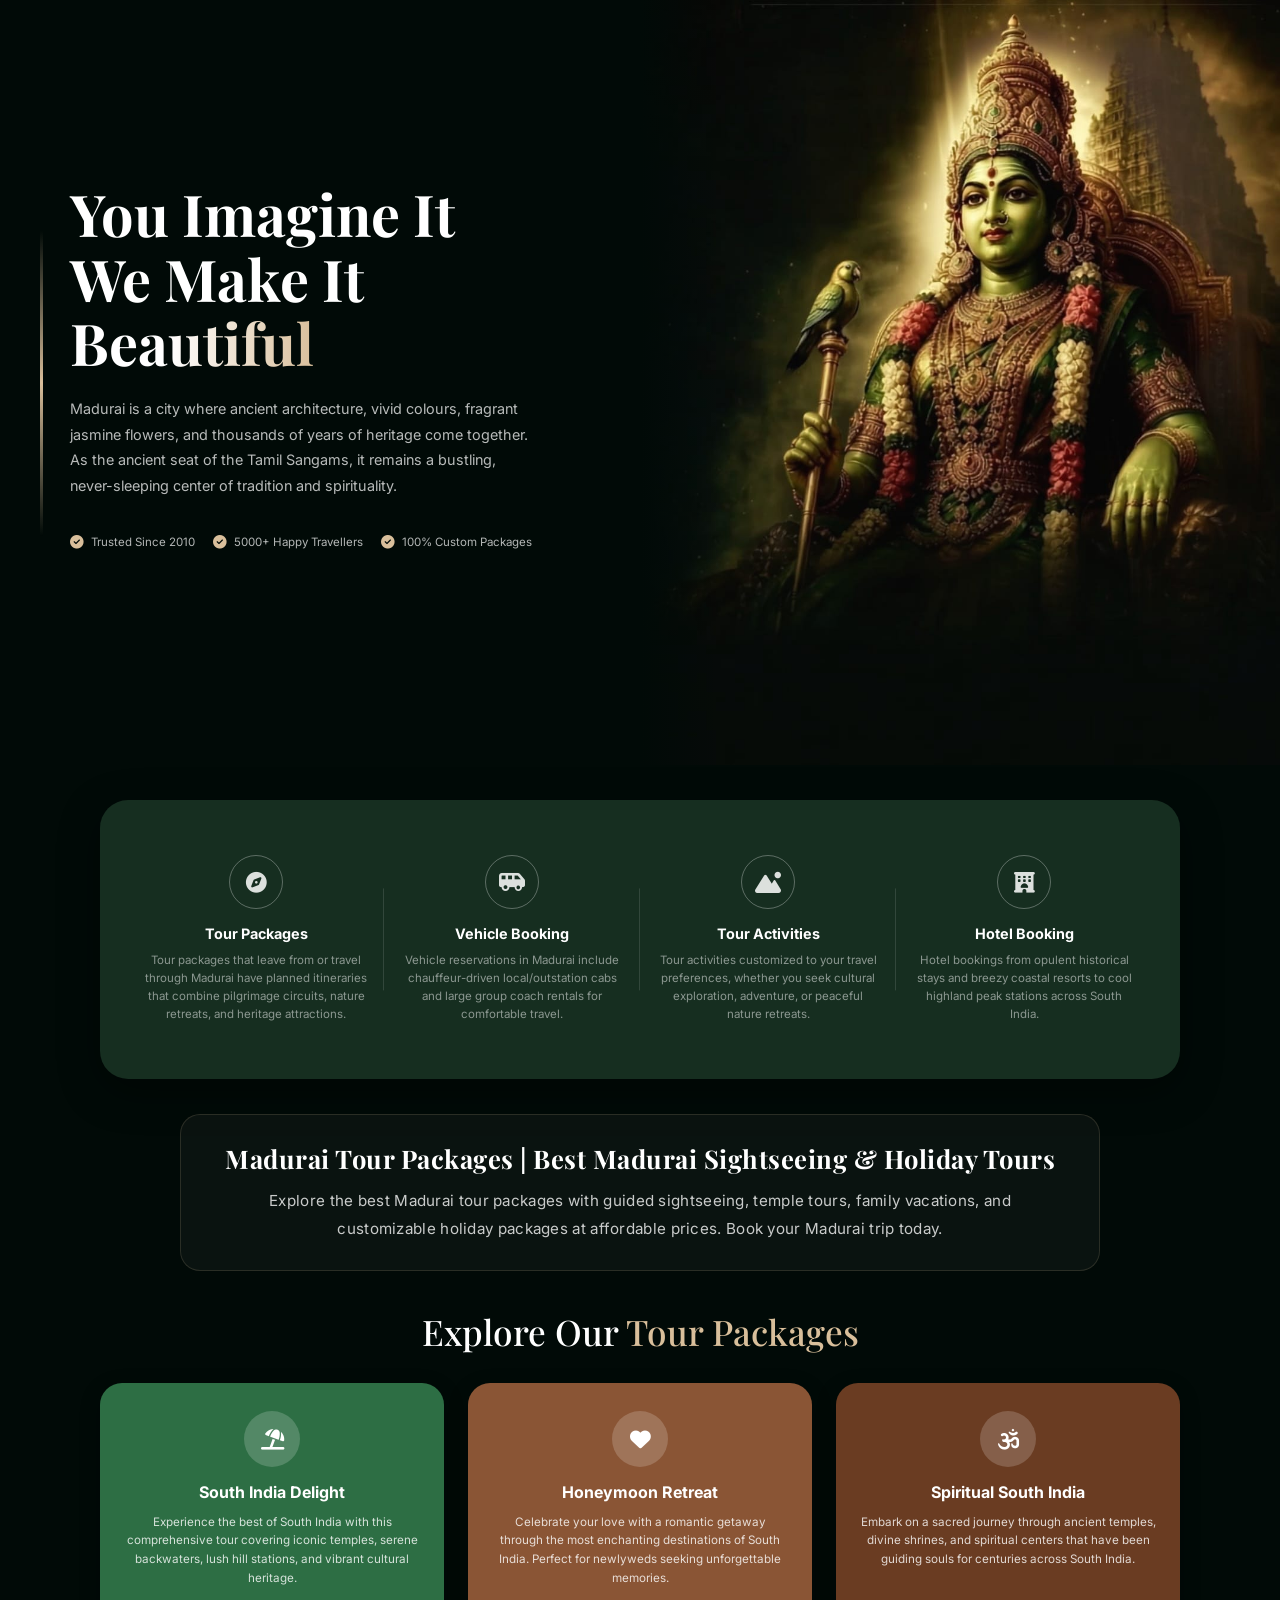
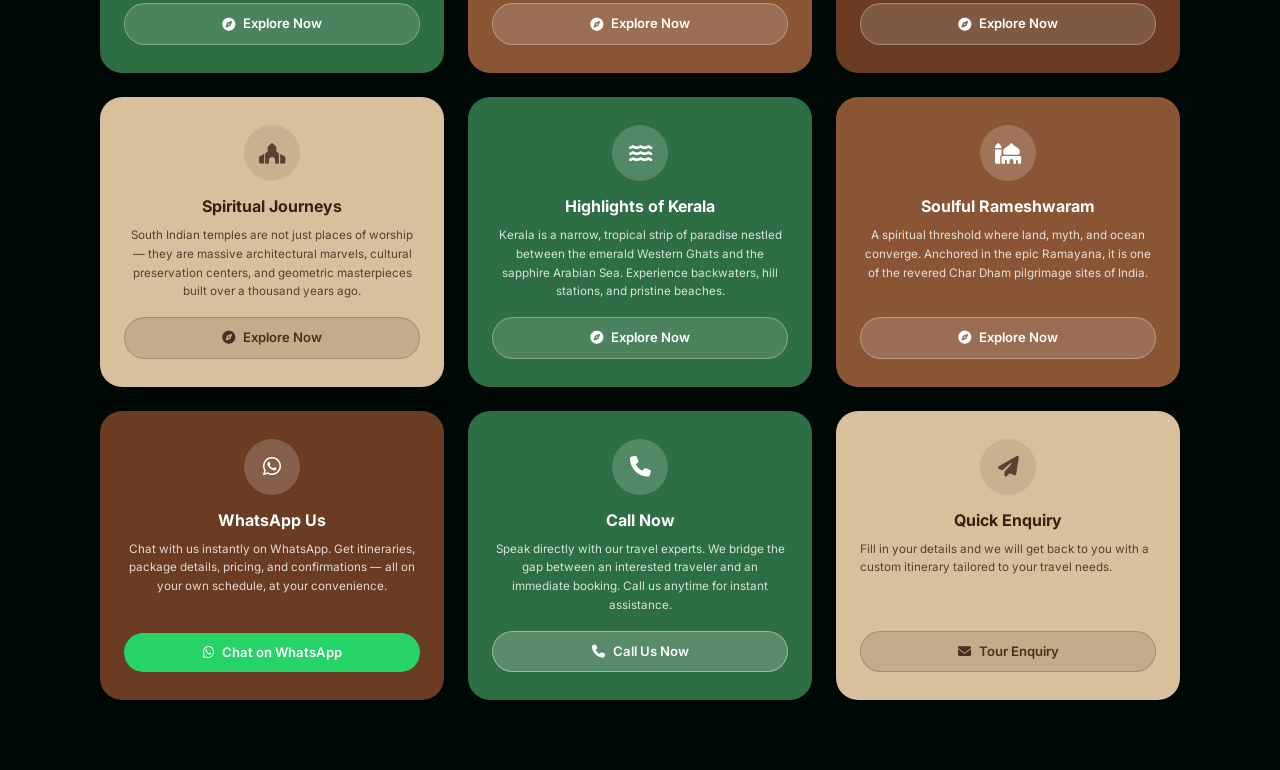
<file: index.html>
<!DOCTYPE html>
    <html lang="en">
    <head>
        <meta charset="UTF-8">
        <meta name="viewport" content="width=1200">
        <title>Madurai Tour Packages | Best Madurai Sightseeing & Holiday Tours</title>
        <meta name="description" content="Explore the best Madurai tour packages with guided sightseeing, temple tours, family vacations, and customizable holiday packages at affordable prices. Book your Madurai trip today.">
        <meta name="keywords" content="Madurai tour packages, Madurai sightseeing, Madurai holiday tours, South India travel, temple tours Madurai">
        <meta name="robots" content="index, follow">
        <meta name="language" content="English">
        <meta name="revisit-after" content="7 days">
        <meta name="author" content="Madurai Tours">
        
        <!-- Open Graph Meta Tags -->
        <meta property="og:title" content="Madurai Tour Packages | Best Madurai Sightseeing & Holiday Tours">
        <meta property="og:description" content="Explore the best Madurai tour packages with guided sightseeing, temple tours, family vacations, and customizable holiday packages at affordable prices.">
        <meta property="og:type" content="website">
        <meta property="og:url" content="https://www.yourwebsite.com/madurai-tour-packages">
        <meta property="og:image" content="https://www.yourwebsite.com/assets/images/og-image.jpg">
        <meta property="og:site_name" content="Madurai Tours">
        <meta property="og:locale" content="en_IN">
        
        <!-- Twitter Card Meta Tags -->
        <meta name="twitter:card" content="summary_large_image">
        <meta name="twitter:title" content="Madurai Tour Packages | Best Madurai Sightseeing & Holiday Tours">
        <meta name="twitter:description" content="Explore the best Madurai tour packages with guided sightseeing, temple tours, family vacations, and customizable holiday packages at affordable prices.">
        <meta name="twitter:image" content="https://www.yourwebsite.com/assets/images/twitter-card.jpg">
        
        <!-- Canonical URL -->
        <link rel="canonical" href="https://www.yourwebsite.com/madurai-tour-packages">
        
        <!-- Favicon -->
        <link rel="icon" type="image/x-icon" href="assets/images/favicon.ico">
        <link rel="shortcut icon" type="image/x-icon" href="assets/images/favicon.jpeg">
        <link rel="apple-touch-icon" sizes="180x180" href="assets/images/apple-touch-icon.png">
        <link rel="icon" type="image/png" sizes="32x32" href="assets/images/favicon-32x32.png">
        <link rel="icon" type="image/png" sizes="16x16" href="assets/images/favicon-16x16.png">
        
        <!-- Web App Manifest -->
        <link rel="manifest" href="assets/images/site.webmanifest">
        
        <!-- Structured Data / Schema.org -->
        <script type="application/ld+json">
        {
            "@context": "https://schema.org",
            "@type": "Product",
            "name": "Madurai Tour Packages",
            "description": "Explore the best Madurai tour packages with guided sightseeing, temple tours, family vacations, and customizable holiday packages at affordable prices.",
            "brand": {
                "@type": "Brand",
                "name": "Madurai Tours"
            },
            "offers": {
                "@type": "AggregateOffer",
                "priceCurrency": "INR",
                "availability": "https://schema.org/InStock"
            }
        }
        </script>
        
        <!-- Bootstrap & Font Awesome -->
        <link href="https://cdn.jsdelivr.net/npm/bootstrap@5.3.0/dist/css/bootstrap.min.css" rel="stylesheet">
        <link href="https://cdnjs.cloudflare.com/ajax/libs/font-awesome/6.4.0/css/all.min.css" rel="stylesheet">
        
        <!-- Preconnect for Performance -->
        <link rel="preconnect" href="https://cdn.jsdelivr.net">
        <link rel="preconnect" href="https://cdnjs.cloudflare.com">
        <link rel="stylesheet" href="assets/css/style.css">
    </head>
    <body>

    <!-- ===== HERO — 2 Column Bootstrap Layout ===== -->
    <section id="hero">
        <div class="container-fluid p-0">
            <div class="row g-0 align-items-stretch">

                <!-- LEFT: Text Content -->
                <div class="col-lg-6 col-md-7 hero-left">
                    <h1>You Imagine It<br>We Make It<br><span>Beautiful</span></h1>
                    <p>Madurai is a city where ancient architecture, vivid colours, fragrant jasmine flowers, and thousands of years of heritage come together. As the ancient seat of the Tamil Sangams, it remains a bustling, never-sleeping center of tradition and spirituality.</p>
                    <div class="hero-badges">
                        <div class="hero-badge"><i class="fa-solid fa-circle-check"></i> Trusted Since 2010</div>
                        <div class="hero-badge"><i class="fa-solid fa-circle-check"></i> 5000+ Happy Travellers</div>
                        <div class="hero-badge"><i class="fa-solid fa-circle-check"></i> 100% Custom Packages</div>
                    </div>
                </div>

                <!-- RIGHT: Banner Image from assets folder -->
                <div class="col-lg-6 col-md-5 hero-right">
                    <img src="assets/images/banner_image.jpeg" alt="South India Travel Banner">
                </div>

            </div>
        </div>
    </section>

    <!-- ===== FEATURES ===== -->
    <section id="features">
        <div class="row g-4 text-center">
            <div class="col-lg-3 col-md-6 feature-item">
                <div class="feature-icon-wrap"><i class="fa-solid fa-compass"></i></div>
                <h6>Tour Packages</h6>
                <p>Tour packages that leave from or travel through Madurai have planned itineraries that combine pilgrimage circuits, nature retreats, and heritage attractions.</p>
            </div>
            <div class="col-lg-3 col-md-6 feature-item">
                <div class="feature-icon-wrap"><i class="fa-solid fa-van-shuttle"></i></div>
                <h6>Vehicle Booking</h6>
                <p>Vehicle reservations in Madurai include chauffeur-driven local/outstation cabs and large group coach rentals for comfortable travel.</p>
            </div>
            <div class="col-lg-3 col-md-6 feature-item">
                <div class="feature-icon-wrap"><i class="fa-solid fa-mountain-sun"></i></div>
                <h6>Tour Activities</h6>
                <p>Tour activities customized to your travel preferences, whether you seek cultural exploration, adventure, or peaceful nature retreats.</p>
            </div>
            <div class="col-lg-3 col-md-6 feature-item">
                <div class="feature-icon-wrap"><i class="fa-solid fa-hotel"></i></div>
                <h6>Hotel Booking</h6>
                <p>Hotel bookings from opulent historical stays and breezy coastal resorts to cool highland peak stations across South India.</p>
            </div>
        </div>
    </section>

    <!-- ===== SEO CONTENT SECTION ===== -->
        <div class="seo-content-wrapper">
            <div class="seo-content-box">
                <h3>Madurai Tour Packages | Best Madurai Sightseeing &amp; Holiday Tours</h3>
                <p>Explore the best Madurai tour packages with guided sightseeing, temple tours, family vacations, and customizable holiday packages at affordable prices. Book your Madurai trip today.</p>
            </div>
        </div>


    <!-- ===== CARDS SECTION ===== -->
    <section id="cards-section">
        <!-- Section Title -->
        <h2 class="section-title">Explore Our <span>Tour Packages</span></h2>

        
        <div class="row g-4">

            <!-- Card 1: South India Delight -->
            <div class="col-lg-4 col-md-6">
                <div class="custom-card bg-card-green">
                    <div class="card-icon-circle icon-green">
                        <i class="fa-solid fa-umbrella-beach"></i>
                    </div>
                    <h5>South India Delight</h5>
                    <p>Experience the best of South India with this comprehensive tour covering iconic temples, serene backwaters, lush hill stations, and vibrant cultural heritage.</p>
                    <a href="#" class="card-action-btn btn-explore">
                        <i class="fa-solid fa-compass"></i> Explore Now
                    </a>
                </div>
            </div>

            <!-- Card 2: Honeymoon Retreat -->
            <div class="col-lg-4 col-md-6">
                <div class="custom-card bg-card-brown1">
                    <div class="card-icon-circle icon-brown1">
                        <i class="fa-solid fa-heart"></i>
                    </div>
                    <h5>Honeymoon Retreat</h5>
                    <p>Celebrate your love with a romantic getaway through the most enchanting destinations of South India. Perfect for newlyweds seeking unforgettable memories.</p>
                    <a href="#" class="card-action-btn btn-explore">
                        <i class="fa-solid fa-compass"></i> Explore Now
                    </a>
                </div>
            </div>

            <!-- Card 3: Spiritual South India -->
            <div class="col-lg-4 col-md-6">
                <div class="custom-card bg-card-brown2">
                    <div class="card-icon-circle icon-brown2">
                        <i class="fa-solid fa-om"></i>
                    </div>
                    <h5>Spiritual South India</h5>
                    <p>Embark on a sacred journey through ancient temples, divine shrines, and spiritual centers that have been guiding souls for centuries across South India.</p>
                    <a href="#" class="card-action-btn btn-explore">
                        <i class="fa-solid fa-compass"></i> Explore Now
                    </a>
                </div>
            </div>

            <!-- Card 4: Spiritual Journeys -->
            <div class="col-lg-4 col-md-6">
                <div class="custom-card bg-card-beige">
                    <div class="card-icon-circle icon-beige">
                        <i class="fa-solid fa-place-of-worship"></i>
                    </div>
                    <h5>Spiritual Journeys</h5>
                    <p>South Indian temples are not just places of worship — they are massive architectural marvels, cultural preservation centers, and geometric masterpieces built over a thousand years ago.</p>
                    <a href="#" class="card-action-btn btn-explore-beige">
                        <i class="fa-solid fa-compass"></i> Explore Now
                    </a>
                </div>
            </div>

            <!-- Card 5: Highlights of Kerala -->
            <div class="col-lg-4 col-md-6">
                <div class="custom-card bg-card-green">
                    <div class="card-icon-circle icon-green">
                        <i class="fa-solid fa-water"></i>
                    </div>
                    <h5>Highlights of Kerala</h5>
                    <p>Kerala is a narrow, tropical strip of paradise nestled between the emerald Western Ghats and the sapphire Arabian Sea. Experience backwaters, hill stations, and pristine beaches.</p>
                    <a href="#" class="card-action-btn btn-explore">
                        <i class="fa-solid fa-compass"></i> Explore Now
                    </a>
                </div>
            </div>

            <!-- Card 6: Soulful Rameshwaram -->
            <div class="col-lg-4 col-md-6">
                <div class="custom-card bg-card-brown1">
                    <div class="card-icon-circle icon-brown1">
                        <i class="fa-solid fa-mosque"></i>
                    </div>
                    <h5>Soulful Rameshwaram</h5>
                    <p>A spiritual threshold where land, myth, and ocean converge. Anchored in the epic Ramayana, it is one of the revered Char Dham pilgrimage sites of India.</p>
                    <a href="#" class="card-action-btn btn-explore">
                        <i class="fa-solid fa-compass"></i> Explore Now
                    </a>
                </div>
            </div>

            <!-- Card 7: WhatsApp -->
            <div class="col-lg-4 col-md-6">
                <div class="custom-card bg-card-brown2">
                    <div class="card-icon-circle icon-brown2">
                        <i class="fa-brands fa-whatsapp"></i>
                    </div>
                    <h5>WhatsApp Us</h5>
                    <p>Chat with us instantly on WhatsApp. Get itineraries, package details, pricing, and confirmations — all on your own schedule, at your convenience.</p>
                    <a href="https://wa.me/918883339995?text=Hi%20Mysore%20Travels%2C%20I%20am%20interested%20in%20your%20tour%20packages.%20Please%20share%20more%20details." target="_blank" class="card-action-btn btn-wa">
                        <i class="fa-brands fa-whatsapp"></i> Chat on WhatsApp
                    </a>
                </div>
            </div>

            <!-- Card 8: Call Now -->
            <div class="col-lg-4 col-md-6">
                <div class="custom-card bg-card-green">
                    <div class="card-icon-circle icon-green">
                        <i class="fa-solid fa-phone"></i>
                    </div>
                    <h5>Call Now</h5>
                    <p>Speak directly with our travel experts. We bridge the gap between an interested traveler and an immediate booking. Call us anytime for instant assistance.</p>
                    <a href="tel:+918883339995" class="card-action-btn btn-call-now">
                        <i class="fa-solid fa-phone"></i> Call Us Now
                    </a>
                </div>
            </div>

            <!-- Card 9: Quick Enquiry -->
            <div class="col-lg-4 col-md-6" id="enquiry">
                <div class="custom-card bg-card-beige enquiry-card">
                    <div class="card-icon-circle icon-beige">
                        <i class="fa-solid fa-paper-plane"></i>
                    </div>
                    <h5>Quick Enquiry</h5>
                    <p style="color:#5a4030;">Fill in your details and we will get back to you with a custom itinerary tailored to your travel needs.</p>
                    <a href="https://mysoretravels.co/wp-content/Enquiryform/form.html" target="_blank" class="card-action-btn btn-explore-beige">
                        <i class="fa-solid fa-envelope"></i> Tour Enquiry
                    </a>
                </div>
            </div>

        </div>
    </section>

    <script src="https://cdn.jsdelivr.net/npm/bootstrap@5.3.0/dist/js/bootstrap.bundle.min.js"></script>
    </body>
    </html>
</file>
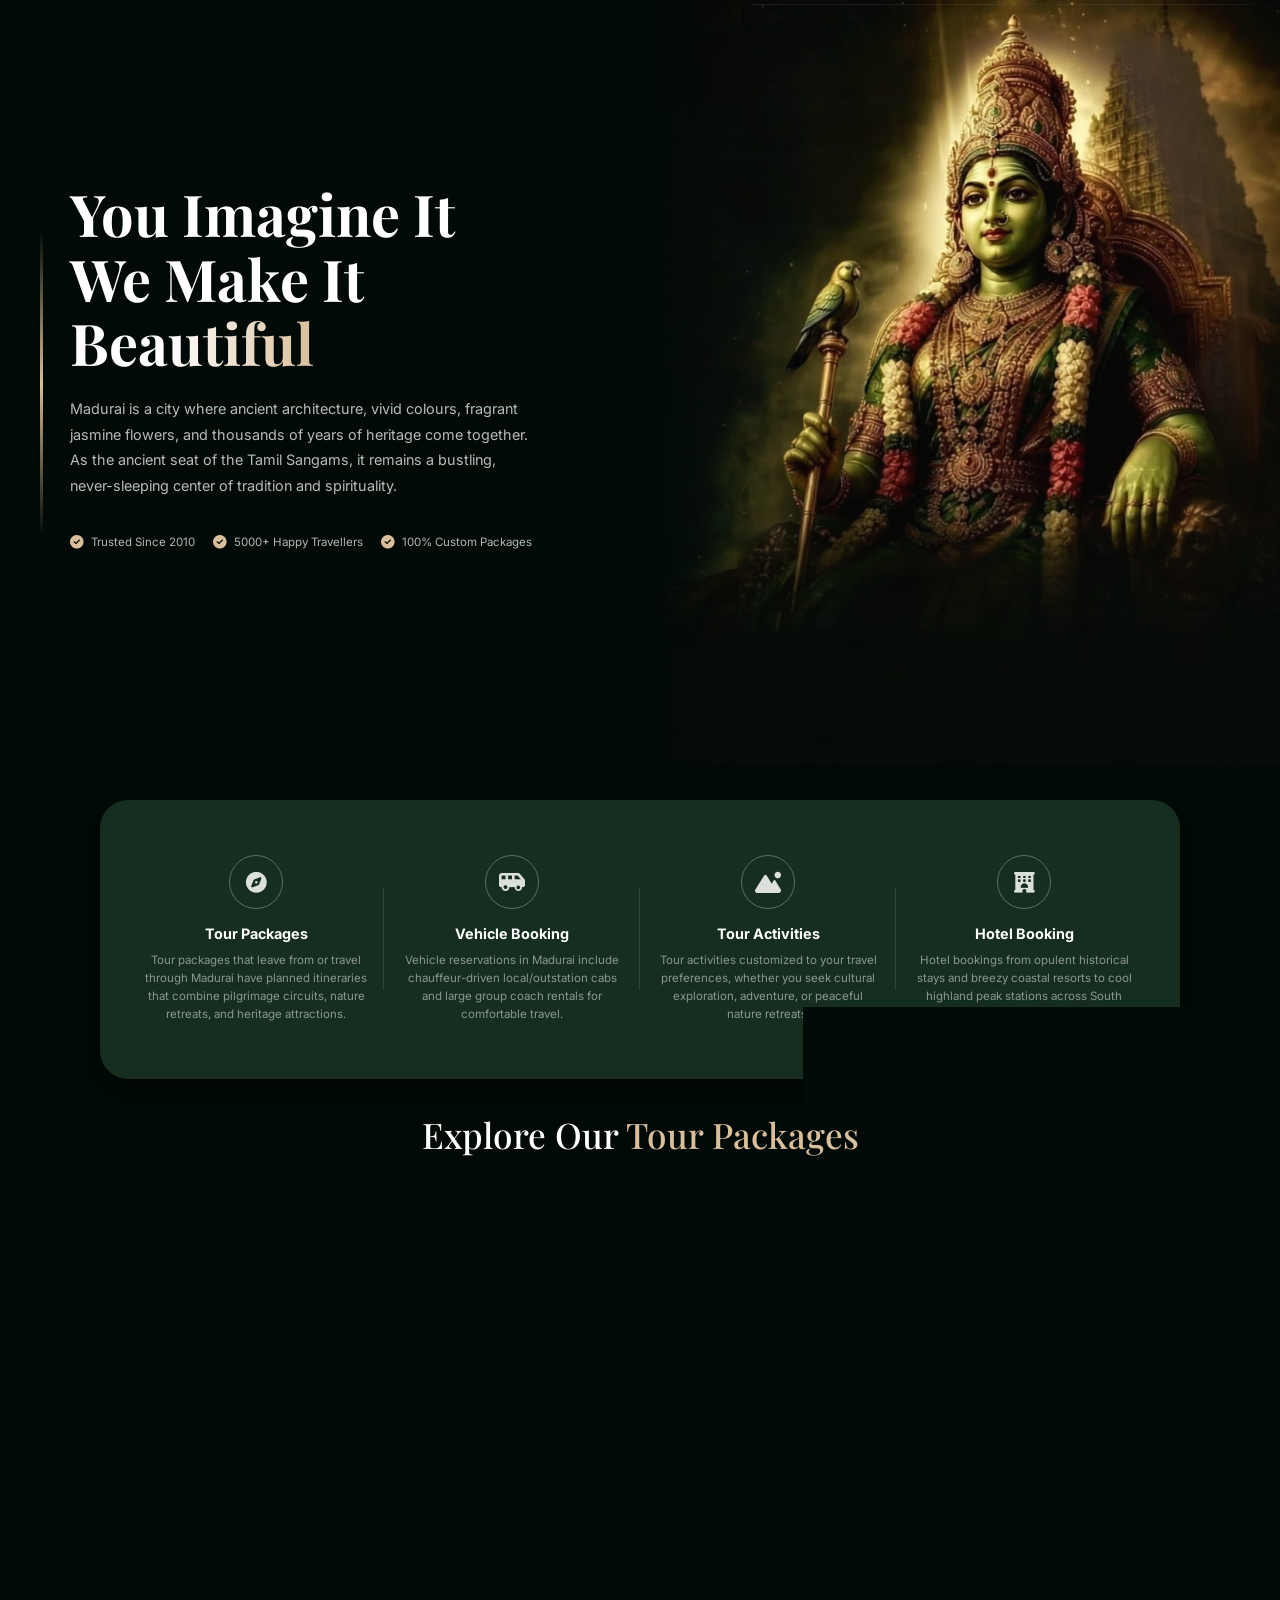
<file: rennale_renuelly.html>
<!DOCTYPE html>
<html lang="en">
<head>
    <meta charset="UTF-8">
    <meta name="viewport" content="width=1200">
    <title>Madurai Tour Packages | Best Madurai Sightseeing & Holiday Tours</title>
    <meta name="description" content="Explore the best Madurai tour packages with guided sightseeing, temple tours, family vacations, and customizable holiday packages at affordable prices. Book your Madurai trip today.">
    <meta name="keywords" content="Madurai tour packages, Madurai sightseeing, Madurai holiday tours, South India travel, temple tours Madurai">
    <meta property="og:title" content="Madurai Tour Packages | Best Madurai Sightseeing & Holiday Tours">
    <meta property="og:description" content="Explore the best Madurai tour packages with guided sightseeing, temple tours, family vacations, and customizable holiday packages at affordable prices.">
    <meta property="og:type" content="website">
    <link href="https://cdn.jsdelivr.net/npm/bootstrap@5.3.0/dist/css/bootstrap.min.css" rel="stylesheet">
    <link href="https://cdnjs.cloudflare.com/ajax/libs/font-awesome/6.4.0/css/all.min.css" rel="stylesheet">
    <style>
        @import url('https://fonts.googleapis.com/css2?family=Playfair+Display:wght@700&family=Inter:wght@400;600&display=swap');

        :root {
            --deep-green: #010a07;
            --mid-green: #010a07;
            --dark-brown: #7a4830;
            --mid-brown: #9a6040;
            --light-beige: #d9bf9b;
            --features-bg: #162e20;
            --card-green: #2a5a3a;
        }

        * { box-sizing: border-box; }

        body {
            font-family: 'Inter', sans-serif;
            background-color: var(--deep-green);
            color: #fff;
            margin: 0;
            padding: 0;
            overflow-x: hidden;
        }

        /* ===== KEYFRAME ANIMATIONS ===== */
        @keyframes fadeSlideLeft {
            from { opacity: 0; transform: translateX(-40px); }
            to   { opacity: 1; transform: translateX(0); }
        }
        @keyframes fadeSlideRight {
            from { opacity: 0; transform: translateX(40px); }
            to   { opacity: 1; transform: translateX(0); }
        }
        @keyframes fadeUp {
            from { opacity: 0; transform: translateY(30px); }
            to   { opacity: 1; transform: translateY(0); }
        }
        @keyframes shimmer {
            0%   { background-position: -200% center; }
            100% { background-position: 200% center; }
        }
        @keyframes float {
            0%, 100% { transform: translateY(0px); }
            50%       { transform: translateY(-8px); }
        }
        @keyframes pulseGlow {
            0%, 100% { box-shadow: 0 4px 15px rgba(0,0,0,0.25); }
            50%       { box-shadow: 0 4px 28px rgba(217,191,155,0.5); }
        }
        @keyframes cardFadeUp {
            from { opacity: 0; transform: translateY(40px); }
            to   { opacity: 1; transform: translateY(0); }
        }

        /* ===== HERO SECTION ===== */
        #hero {
            background-color: var(--deep-green);
            min-height: 580px;
            display: flex;
            align-items: stretch;
            position: relative;
            overflow: hidden;
        }

        .hero-left {
            padding: 90px 60px 90px 70px;
            display: flex;
            flex-direction: column;
            justify-content: center;
            position: relative;
            z-index: 1;
            animation: fadeSlideLeft 0.9s ease both;
        }

        .hero-left::before {
            content: '';
            position: absolute;
            left: 40px;
            top: 30%;
            height: 40%;
            width: 3px;
            background: linear-gradient(to bottom, transparent, var(--light-beige), transparent);
            border-radius: 2px;
        }

        .hero-eyebrow {
            display: inline-flex;
            align-items: center;
            gap: 8px;
            font-size: 0.72rem;
            font-weight: 600;
            letter-spacing: 0.12em;
            text-transform: uppercase;
            color: var(--light-beige);
            margin-bottom: 16px;
            animation: fadeUp 0.8s ease 0.2s both;
        }
        .hero-eyebrow::before {
            content: '';
            width: 28px;
            height: 1.5px;
            background: var(--light-beige);
            display: inline-block;
        }

        .hero-left h1 {
            font-family: 'Playfair Display', serif;
            font-size: 3.6rem;
            font-weight: 700;
            line-height: 1.12;
            margin-bottom: 1.3rem;
            color: #fff;
            animation: fadeUp 0.9s ease 0.3s both;
        }

        .hero-left h1 span {
            background: linear-gradient(90deg, #fff 20%, var(--light-beige) 50%, #fff 80%);
            background-size: 200% auto;
            -webkit-background-clip: text;
            -webkit-text-fill-color: transparent;
            background-clip: text;
            animation: shimmer 3s linear infinite;
        }

        .hero-left p {
            color: rgba(255,255,255,0.72);
            font-size: 0.9rem;
            line-height: 1.8;
            margin-bottom: 2.2rem;
            max-width: 460px;
            animation: fadeUp 0.9s ease 0.4s both;
        }

        .hero-badges {
            display: flex;
            gap: 18px;
            margin-bottom: 2rem;
            flex-wrap: wrap;
            animation: fadeUp 0.9s ease 0.5s both;
        }
        .hero-badge {
            display: flex;
            align-items: center;
            gap: 7px;
            font-size: 0.72rem;
            color: rgba(255,255,255,0.7);
        }
        .hero-badge i {
            color: var(--light-beige);
            font-size: 0.85rem;
        }

        .btn-hero-wrap {
            display: flex;
            gap: 14px;
            flex-wrap: wrap;
            animation: fadeUp 0.9s ease 0.6s both;
        }

        .btn-hero {
            background-color: var(--light-beige);
            color: #4a3020;
            font-weight: 600;
            font-size: 0.88rem;
            padding: 13px 36px;
            border-radius: 50px;
            border: none;
            text-decoration: none;
            display: inline-flex;
            align-items: center;
            gap: 8px;
            animation: pulseGlow 2.5s ease-in-out infinite;
            transition: background 0.3s, transform 0.3s;
        }
        .btn-hero:hover {
            background-color: #c9af8b;
            color: #3a2010;
            transform: translateY(-3px);
        }

        .btn-hero-outline {
            background: transparent;
            color: rgba(255,255,255,0.85);
            font-weight: 600;
            font-size: 0.88rem;
            padding: 12px 32px;
            border-radius: 50px;
            border: 1.5px solid rgba(255,255,255,0.35);
            text-decoration: none;
            display: inline-flex;
            align-items: center;
            gap: 8px;
            transition: all 0.3s ease;
        }
        .btn-hero-outline:hover {
            background: rgba(255,255,255,0.1);
            color: #fff;
            transform: translateY(-3px);
        }

        /* Hero Right - Image Column */
        .hero-right {
            padding: 0;
            overflow: hidden;
            position: relative;
            z-index: 1;
            animation: fadeSlideRight 1s ease 0.2s both;
        }

        .hero-right img {
            width: 100%;
            height: 100%;
            min-height: 580px;
            object-fit: cover;
            object-position: center top;
            display: block;
            transition: transform 6s ease;
        }
        .hero-right:hover img {
            transform: scale(1.04);
        }

        .hero-right::before {
            content: '';
            position: absolute;
            top: 0; left: 0;
            width: 80px;
            height: 100%;
            background: linear-gradient(to right, var(--deep-green), transparent);
            z-index: 2;
            pointer-events: none;
        }

        .hero-stat {
            position: absolute;
            bottom: 36px;
            left: 24px;
            background: rgba(10,30,20,0.75);
            backdrop-filter: blur(10px);
            border: 1px solid rgba(217,191,155,0.3);
            border-radius: 16px;
            padding: 14px 20px;
            z-index: 3;
            animation: float 3.5s ease-in-out infinite;
        }
        .hero-stat-num {
            font-family: 'Playfair Display', serif;
            font-size: 1.5rem;
            font-weight: 700;
            color: var(--light-beige);
            line-height: 1;
        }
        .hero-stat-label {
            font-size: 0.65rem;
            color: rgba(255,255,255,0.6);
            margin-top: 3px;
        }

        /* ===== FEATURES ANIMATION ===== */
        #features {
            animation: fadeUp 0.8s ease 0.3s both;
        }
        .feature-icon-wrap {
            transition: transform 0.3s ease, border-color 0.3s ease;
        }
        .feature-item:hover .feature-icon-wrap {
            transform: scale(1.15);
            border-color: var(--light-beige);
        }
        .feature-item:hover .feature-icon-wrap i {
            color: var(--light-beige);
        }

        /* ===== CARDS ANIMATION ===== */
        .col-lg-4:nth-child(1) .custom-card { animation: cardFadeUp 0.7s ease 0.1s both; }
        .col-lg-4:nth-child(2) .custom-card { animation: cardFadeUp 0.7s ease 0.2s both; }
        .col-lg-4:nth-child(3) .custom-card { animation: cardFadeUp 0.7s ease 0.3s both; }
        .col-lg-4:nth-child(4) .custom-card { animation: cardFadeUp 0.7s ease 0.4s both; }
        .col-lg-4:nth-child(5) .custom-card { animation: cardFadeUp 0.7s ease 0.5s both; }
        .col-lg-4:nth-child(6) .custom-card { animation: cardFadeUp 0.7s ease 0.6s both; }

        .card-icon-circle {
            transition: transform 0.4s ease;
        }
        .custom-card:hover .card-icon-circle {
            transform: scale(1.18) rotate(8deg);
        }

        /* ===== FEATURES SECTION ===== */
        #features {
            margin: 35px auto;
            width: 88%;
            max-width: 1080px;
            background-color: var(--features-bg);
            border-radius: 28px;
            padding: 55px 40px;
            box-shadow: 0 12px 40px rgba(0,0,0,0.4);
            position: relative;
            overflow: hidden;
        }

        .feature-item {
            text-align: center;
            padding: 0 15px;
            position: relative;
        }

        .feature-item:not(:last-child)::after {
            content: '';
            position: absolute;
            right: 0;
            top: 50%;
            transform: translateY(-50%);
            height: 60%;
            width: 1px;
            background: rgba(255,255,255,0.12);
        }

        .feature-icon-wrap {
            width: 54px;
            height: 54px;
            border: 1.5px solid rgba(255,255,255,0.3);
            border-radius: 50%;
            display: flex;
            align-items: center;
            justify-content: center;
            margin: 0 auto 16px auto;
            font-size: 1.3rem;
            color: rgba(255,255,255,0.85);
        }

        .feature-item h6 {
            font-weight: 700;
            font-size: 0.9rem;
            margin-bottom: 10px;
        }

        .feature-item p {
            font-size: 0.72rem;
            color: rgba(255,255,255,0.5);
            line-height: 1.55;
            margin: 0;
        }

        /* ===== CARDS SECTION ===== */
        #cards-section {
            width: 88%;
            max-width: 1080px;
            margin: 0 auto 70px auto;
        }

        .custom-card {
            border-radius: 22px;
            padding: 28px 24px;
            text-align: center;
            color: #fff;
            border: none;
            box-shadow: 0 6px 20px rgba(0,0,0,0.3);
            height: 100%;
            transition: transform 0.3s ease, box-shadow 0.3s ease;
            position: relative;
            overflow: hidden;
            display: flex;
            flex-direction: column;
        }

        .custom-card:hover {
            transform: translateY(-5px);
            box-shadow: 0 12px 30px rgba(0,0,0,0.35);
        }

        .card-icon-circle {
            width: 56px;
            height: 56px;
            border-radius: 50%;
            display: flex;
            align-items: center;
            justify-content: center;
            margin: 0 auto 16px auto;
            font-size: 1.3rem;
            flex-shrink: 0;
        }

        .custom-card h5 {
            font-weight: 700;
            font-size: 1rem;
            margin-bottom: 10px;
        }

        .custom-card p {
            font-size: 0.73rem;
            opacity: 0.8;
            line-height: 1.6;
            margin: 0 0 16px 0;
            flex-grow: 1;
        }

        /* Card colors - dark green theme */
        .bg-card-green   { background-color: #2d6e44; }
        .bg-card-brown1  { background-color: #8a5535; }
        .bg-card-brown2  { background-color: #6a3c22; }
        .bg-card-beige   { background-color: var(--light-beige); color: #4a3020; }
        .bg-card-beige p { color: #5a4030; opacity: 1; }
        .bg-card-beige h5 { color: #3a2010; }

        .icon-green  { background: rgba(255,255,255,0.18); color: #fff; }
        .icon-brown1 { background: rgba(255,255,255,0.18); color: #fff; }
        .icon-brown2 { background: rgba(255,255,255,0.18); color: #fff; }
        .icon-beige  { background: rgba(90,64,48,0.12); color: #5a4030; }

        /* ===== ACTION BUTTONS inside cards ===== */
        .card-action-btn {
            display: flex;
            align-items: center;
            justify-content: center;
            gap: 8px;
            padding: 10px 18px;
            border-radius: 50px;
            font-size: 0.82rem;
            font-weight: 600;
            text-decoration: none;
            transition: all 0.25s ease;
            border: none;
            cursor: pointer;
            margin-top: auto;
            width: 100%;
        }

        .btn-wa {
            background: #25D366;
            color: #fff;
        }
        .btn-wa:hover { background: #1ebe5a; color: #fff; transform: translateY(-2px); }

        .btn-call-now {
            background: rgba(255,255,255,0.2);
            color: #fff;
            border: 1.5px solid rgba(255,255,255,0.4);
        }
        .btn-call-now:hover { background: rgba(255,255,255,0.35); color: #fff; transform: translateY(-2px); }

        .btn-explore {
            background: rgba(255,255,255,0.15);
            color: #fff;
            border: 1.5px solid rgba(255,255,255,0.3);
        }
        .btn-explore:hover { background: rgba(255,255,255,0.3); color: #fff; transform: translateY(-2px); }

        .btn-explore-beige {
            background: rgba(90,64,48,0.15);
            color: #4a3020;
            border: 1.5px solid rgba(90,64,48,0.3);
        }
        .btn-explore-beige:hover { background: rgba(90,64,48,0.3); color: #3a2010; transform: translateY(-2px); }

        /* ===== ENQUIRY FORM CARD ===== */
        .enquiry-card { text-align: left; }
        .enquiry-card h5 { text-align: center; }

        .enquiry-form {
            display: flex;
            flex-direction: column;
            gap: 9px;
            margin-top: auto;
        }

        .eq-input {
            width: 100%;
            padding: 9px 14px;
            border-radius: 10px;
            border: 1.5px solid rgba(90,64,48,0.25);
            background: rgba(255,255,255,0.65);
            color: #4a3020;
            font-size: 0.78rem;
            font-family: 'Inter', sans-serif;
            outline: none;
            transition: border-color 0.2s;
        }

        .eq-input:focus { border-color: var(--mid-brown); background: rgba(255,255,255,0.9); }
        .eq-input::placeholder { color: #9a7860; }
        .eq-input option { color: #4a3020; background: #fff; }

        .eq-submit {
            background: var(--dark-brown);
            color: #fff;
            border: none;
            padding: 10px 18px;
            border-radius: 50px;
            font-size: 0.82rem;
            font-weight: 600;
            cursor: pointer;
            display: flex;
            align-items: center;
            justify-content: center;
            gap: 8px;
            transition: all 0.25s ease;
        }

        .eq-submit:hover { background: #6a3820; transform: translateY(-2px); }

        /* Section Title */
        .section-title {
            font-family: 'Playfair Display', serif;
            font-size: 2.2rem;
            text-align: center;
            margin-bottom: 30px;
            color: #fff;
        }
        .section-title span {
            color: var(--light-beige);
        }
    </style>
</head>
<body>

<!-- ===== HERO — 2 Column Bootstrap Layout ===== -->
<section id="hero">
    <div class="container-fluid p-0">
        <div class="row g-0 align-items-stretch">

            <!-- LEFT: Text Content -->
            <div class="col-lg-6 col-md-7 hero-left">
                <h1>You Imagine It<br>We Make It<br><span>Beautiful</span></h1>
                <p>Madurai is a city where ancient architecture, vivid colours, fragrant jasmine flowers, and thousands of years of heritage come together. As the ancient seat of the Tamil Sangams, it remains a bustling, never-sleeping center of tradition and spirituality.</p>
                <div class="hero-badges">
                    <div class="hero-badge"><i class="fa-solid fa-circle-check"></i> Trusted Since 2010</div>
                    <div class="hero-badge"><i class="fa-solid fa-circle-check"></i> 5000+ Happy Travellers</div>
                    <div class="hero-badge"><i class="fa-solid fa-circle-check"></i> 100% Custom Packages</div>
                </div>
            </div>

            <!-- RIGHT: Banner Image from assets folder -->
            <div class="col-lg-6 col-md-5 hero-right">
                <img src="assets/images/banner_image.jpeg" alt="South India Travel Banner">
            </div>

        </div>
    </div>
</section>

<!-- ===== FEATURES ===== -->
<section id="features">
    <div class="row g-4 text-center">
        <div class="col-lg-3 col-md-6 feature-item">
            <div class="feature-icon-wrap"><i class="fa-solid fa-compass"></i></div>
            <h6>Tour Packages</h6>
            <p>Tour packages that leave from or travel through Madurai have planned itineraries that combine pilgrimage circuits, nature retreats, and heritage attractions.</p>
        </div>
        <div class="col-lg-3 col-md-6 feature-item">
            <div class="feature-icon-wrap"><i class="fa-solid fa-van-shuttle"></i></div>
            <h6>Vehicle Booking</h6>
            <p>Vehicle reservations in Madurai include chauffeur-driven local/outstation cabs and large group coach rentals for comfortable travel.</p>
        </div>
        <div class="col-lg-3 col-md-6 feature-item">
            <div class="feature-icon-wrap"><i class="fa-solid fa-mountain-sun"></i></div>
            <h6>Tour Activities</h6>
            <p>Tour activities customized to your travel preferences, whether you seek cultural exploration, adventure, or peaceful nature retreats.</p>
        </div>
        <div class="col-lg-3 col-md-6 feature-item">
            <div class="feature-icon-wrap"><i class="fa-solid fa-hotel"></i></div>
            <h6>Hotel Booking</h6>
            <p>Hotel bookings from opulent historical stays and breezy coastal resorts to cool highland peak stations across South India.</p>
        </div>
    </div>
</section>

<!-- ===== CARDS SECTION ===== -->
<section id="cards-section">
    <!-- Section Title -->
    <h2 class="section-title">Explore Our <span>Tour Packages</span></h2>

    <div class="row g-4">

        <!-- Card 1: South India Delight -->
        <div class="col-lg-4 col-md-6">
            <div class="custom-card bg-card-green">
                <div class="card-icon-circle icon-green">
                    <i class="fa-solid fa-umbrella-beach"></i>
                </div>
                <h5>South India Delight</h5>
                <p>Experience the best of South India with this comprehensive tour covering iconic temples, serene backwaters, lush hill stations, and vibrant cultural heritage.</p>
                <a href="#" class="card-action-btn btn-explore">
                    <i class="fa-solid fa-compass"></i> Explore Now
                </a>
            </div>
        </div>

        <!-- Card 2: Honeymoon Retreat -->
        <div class="col-lg-4 col-md-6">
            <div class="custom-card bg-card-brown1">
                <div class="card-icon-circle icon-brown1">
                    <i class="fa-solid fa-heart"></i>
                </div>
                <h5>Honeymoon Retreat</h5>
                <p>Celebrate your love with a romantic getaway through the most enchanting destinations of South India. Perfect for newlyweds seeking unforgettable memories.</p>
                <a href="#" class="card-action-btn btn-explore">
                    <i class="fa-solid fa-compass"></i> Explore Now
                </a>
            </div>
        </div>

        <!-- Card 3: Spiritual South India -->
        <div class="col-lg-4 col-md-6">
            <div class="custom-card bg-card-brown2">
                <div class="card-icon-circle icon-brown2">
                    <i class="fa-solid fa-om"></i>
                </div>
                <h5>Spiritual South India</h5>
                <p>Embark on a sacred journey through ancient temples, divine shrines, and spiritual centers that have been guiding souls for centuries across South India.</p>
                <a href="#" class="card-action-btn btn-explore">
                    <i class="fa-solid fa-compass"></i> Explore Now
                </a>
            </div>
        </div>

        <!-- Card 4: Spiritual Journeys -->
        <div class="col-lg-4 col-md-6">
            <div class="custom-card bg-card-beige">
                <div class="card-icon-circle icon-beige">
                    <i class="fa-solid fa-place-of-worship"></i>
                </div>
                <h5>Spiritual Journeys</h5>
                <p>South Indian temples are not just places of worship — they are massive architectural marvels, cultural preservation centers, and geometric masterpieces built over a thousand years ago.</p>
                <a href="#" class="card-action-btn btn-explore-beige">
                    <i class="fa-solid fa-compass"></i> Explore Now
                </a>
            </div>
        </div>

        <!-- Card 5: Highlights of Kerala -->
        <div class="col-lg-4 col-md-6">
            <div class="custom-card bg-card-green">
                <div class="card-icon-circle icon-green">
                    <i class="fa-solid fa-water"></i>
                </div>
                <h5>Highlights of Kerala</h5>
                <p>Kerala is a narrow, tropical strip of paradise nestled between the emerald Western Ghats and the sapphire Arabian Sea. Experience backwaters, hill stations, and pristine beaches.</p>
                <a href="#" class="card-action-btn btn-explore">
                    <i class="fa-solid fa-compass"></i> Explore Now
                </a>
            </div>
        </div>

        <!-- Card 6: Soulful Rameshwaram -->
        <div class="col-lg-4 col-md-6">
            <div class="custom-card bg-card-brown1">
                <div class="card-icon-circle icon-brown1">
                    <i class="fa-solid fa-mosque"></i>
                </div>
                <h5>Soulful Rameshwaram</h5>
                <p>A spiritual threshold where land, myth, and ocean converge. Anchored in the epic Ramayana, it is one of the revered Char Dham pilgrimage sites of India.</p>
                <a href="#" class="card-action-btn btn-explore">
                    <i class="fa-solid fa-compass"></i> Explore Now
                </a>
            </div>
        </div>

        <!-- Card 7: WhatsApp -->
        <div class="col-lg-4 col-md-6">
            <div class="custom-card bg-card-brown2">
                <div class="card-icon-circle icon-brown2">
                    <i class="fa-brands fa-whatsapp"></i>
                </div>
                <h5>WhatsApp Us</h5>
                <p>Chat with us instantly on WhatsApp. Get itineraries, package details, pricing, and confirmations — all on your own schedule, at your convenience.</p>
                <a href="https://wa.me/918883339995?text=Hi%20Mysore%20Travels%2C%20I%20am%20interested%20in%20your%20tour%20packages.%20Please%20share%20more%20details." target="_blank" class="card-action-btn btn-wa">
                    <i class="fa-brands fa-whatsapp"></i> Chat on WhatsApp
                </a>
            </div>
        </div>

        <!-- Card 8: Call Now -->
        <div class="col-lg-4 col-md-6">
            <div class="custom-card bg-card-green">
                <div class="card-icon-circle icon-green">
                    <i class="fa-solid fa-phone"></i>
                </div>
                <h5>Call Now</h5>
                <p>Speak directly with our travel experts. We bridge the gap between an interested traveler and an immediate booking. Call us anytime for instant assistance.</p>
                <a href="tel:+918883339995" class="card-action-btn btn-call-now">
                    <i class="fa-solid fa-phone"></i> Call Us Now
                </a>
            </div>
        </div>

        <!-- Card 9: Quick Enquiry -->
        <div class="col-lg-4 col-md-6" id="enquiry">
            <div class="custom-card bg-card-beige enquiry-card">
                <div class="card-icon-circle icon-beige">
                    <i class="fa-solid fa-paper-plane"></i>
                </div>
                <h5>Quick Enquiry</h5>
                <p style="color:#5a4030;">Fill in your details and we will get back to you with a custom itinerary tailored to your travel needs.</p>
                <a href="https://mysoretravels.co/wp-content/Enquiryform/form.html" target="_blank" class="card-action-btn btn-explore-beige">
                    <i class="fa-solid fa-envelope"></i> Tour Enquiry
                </a>
            </div>
        </div>

    </div>
</section>

<script src="https://cdn.jsdelivr.net/npm/bootstrap@5.3.0/dist/js/bootstrap.bundle.min.js"></script>
</body>
</html>
</file>
<file: assets/css/style.css>
@import url('https://fonts.googleapis.com/css2?family=Playfair+Display:wght@700&family=Inter:wght@400;600&display=swap');

        :root {
            --deep-green: #010a07;
            --mid-green: #010a07;
            --dark-brown: #7a4830;
            --mid-brown: #9a6040;
            --light-beige: #d9bf9b;
            --features-bg: #162e20;
            --card-green: #2a5a3a;
        }

        * { box-sizing: border-box; }

        body {
            font-family: 'Inter', sans-serif;
            background-color: var(--deep-green);
            color: #fff;
            margin: 0;
            padding: 0;
            overflow-x: hidden;
        }

        /* ===== KEYFRAME ANIMATIONS ===== */
        @keyframes fadeSlideLeft {
            from { opacity: 0; transform: translateX(-40px); }
            to   { opacity: 1; transform: translateX(0); }
        }
        @keyframes fadeSlideRight {
            from { opacity: 0; transform: translateX(40px); }
            to   { opacity: 1; transform: translateX(0); }
        }
        @keyframes fadeUp {
            from { opacity: 0; transform: translateY(30px); }
            to   { opacity: 1; transform: translateY(0); }
        }
        @keyframes shimmer {
            0%   { background-position: -200% center; }
            100% { background-position: 200% center; }
        }
        @keyframes float {
            0%, 100% { transform: translateY(0px); }
            50%       { transform: translateY(-8px); }
        }
        @keyframes pulseGlow {
            0%, 100% { box-shadow: 0 4px 15px rgba(0,0,0,0.25); }
            50%       { box-shadow: 0 4px 28px rgba(217,191,155,0.5); }
        }
        @keyframes cardFadeUp {
            from { opacity: 0; transform: translateY(40px); }
            to   { opacity: 1; transform: translateY(0); }
        }

        /* ===== HERO SECTION ===== */
        #hero {
            background-color: var(--deep-green);
            min-height: 580px;
            display: flex;
            align-items: stretch;
            position: relative;
            overflow: hidden;
        }

        .hero-left {
            padding: 90px 60px 90px 70px;
            display: flex;
            flex-direction: column;
            justify-content: center;
            position: relative;
            z-index: 1;
            animation: fadeSlideLeft 0.9s ease both;
        }

        .hero-left::before {
            content: '';
            position: absolute;
            left: 40px;
            top: 30%;
            height: 40%;
            width: 3px;
            background: linear-gradient(to bottom, transparent, var(--light-beige), transparent);
            border-radius: 2px;
        }

        .hero-eyebrow {
            display: inline-flex;
            align-items: center;
            gap: 8px;
            font-size: 0.72rem;
            font-weight: 600;
            letter-spacing: 0.12em;
            text-transform: uppercase;
            color: var(--light-beige);
            margin-bottom: 16px;
            animation: fadeUp 0.8s ease 0.2s both;
        }
        .hero-eyebrow::before {
            content: '';
            width: 28px;
            height: 1.5px;
            background: var(--light-beige);
            display: inline-block;
        }

        .hero-left h1 {
            font-family: 'Playfair Display', serif;
            font-size: 3.6rem;
            font-weight: 700;
            line-height: 1.12;
            margin-bottom: 1.3rem;
            color: #fff;
            animation: fadeUp 0.9s ease 0.3s both;
        }

        .hero-left h1 span {
            background: linear-gradient(90deg, #fff 20%, var(--light-beige) 50%, #fff 80%);
            background-size: 200% auto;
            -webkit-background-clip: text;
            -webkit-text-fill-color: transparent;
            background-clip: text;
            animation: shimmer 3s linear infinite;
        }

        .hero-left p {
            color: rgba(255,255,255,0.72);
            font-size: 0.9rem;
            line-height: 1.8;
            margin-bottom: 2.2rem;
            max-width: 460px;
            animation: fadeUp 0.9s ease 0.4s both;
        }

        .hero-badges {
            display: flex;
            gap: 18px;
            margin-bottom: 2rem;
            flex-wrap: wrap;
            animation: fadeUp 0.9s ease 0.5s both;
        }
        .hero-badge {
            display: flex;
            align-items: center;
            gap: 7px;
            font-size: 0.72rem;
            color: rgba(255,255,255,0.7);
        }
        .hero-badge i {
            color: var(--light-beige);
            font-size: 0.85rem;
        }

        .btn-hero-wrap {
            display: flex;
            gap: 14px;
            flex-wrap: wrap;
            animation: fadeUp 0.9s ease 0.6s both;
        }

        .btn-hero {
            background-color: var(--light-beige);
            color: #4a3020;
            font-weight: 600;
            font-size: 0.88rem;
            padding: 13px 36px;
            border-radius: 50px;
            border: none;
            text-decoration: none;
            display: inline-flex;
            align-items: center;
            gap: 8px;
            animation: pulseGlow 2.5s ease-in-out infinite;
            transition: background 0.3s, transform 0.3s;
        }
        .btn-hero:hover {
            background-color: #c9af8b;
            color: #3a2010;
            transform: translateY(-3px);
        }

        .btn-hero-outline {
            background: transparent;
            color: rgba(255,255,255,0.85);
            font-weight: 600;
            font-size: 0.88rem;
            padding: 12px 32px;
            border-radius: 50px;
            border: 1.5px solid rgba(255,255,255,0.35);
            text-decoration: none;
            display: inline-flex;
            align-items: center;
            gap: 8px;
            transition: all 0.3s ease;
        }
        .btn-hero-outline:hover {
            background: rgba(255,255,255,0.1);
            color: #fff;
            transform: translateY(-3px);
        }

        /* Hero Right - Image Column */
        .hero-right {
            padding: 0;
            overflow: hidden;
            position: relative;
            z-index: 1;
            animation: fadeSlideRight 1s ease 0.2s both;
        }

        .hero-right img {
            width: 100%;
            height: 100%;
            min-height: 580px;
            object-fit: cover;
            object-position: center top;
            display: block;
            transition: transform 6s ease;
        }
        .hero-right:hover img {
            transform: scale(1.04);
        }

        .hero-right::before {
            content: '';
            position: absolute;
            top: 0; left: 0;
            width: 80px;
            height: 100%;
            background: linear-gradient(to right, var(--deep-green), transparent);
            z-index: 2;
            pointer-events: none;
        }

        .hero-stat {
            position: absolute;
            bottom: 36px;
            left: 24px;
            background: rgba(10,30,20,0.75);
            backdrop-filter: blur(10px);
            border: 1px solid rgba(217,191,155,0.3);
            border-radius: 16px;
            padding: 14px 20px;
            z-index: 3;
            animation: float 3.5s ease-in-out infinite;
        }
        .hero-stat-num {
            font-family: 'Playfair Display', serif;
            font-size: 1.5rem;
            font-weight: 700;
            color: var(--light-beige);
            line-height: 1;
        }
        .hero-stat-label {
            font-size: 0.65rem;
            color: rgba(255,255,255,0.6);
            margin-top: 3px;
        }

        /* ===== FEATURES ANIMATION ===== */
        #features {
            animation: fadeUp 0.8s ease 0.3s both;
        }
        .feature-icon-wrap {
            transition: transform 0.3s ease, border-color 0.3s ease;
        }
        .feature-item:hover .feature-icon-wrap {
            transform: scale(1.15);
            border-color: var(--light-beige);
        }
        .feature-item:hover .feature-icon-wrap i {
            color: var(--light-beige);
        }

        /* ===== CARDS ANIMATION ===== */
        .col-lg-4:nth-child(1) .custom-card { animation: cardFadeUp 0.7s ease 0.1s both; }
        .col-lg-4:nth-child(2) .custom-card { animation: cardFadeUp 0.7s ease 0.2s both; }
        .col-lg-4:nth-child(3) .custom-card { animation: cardFadeUp 0.7s ease 0.3s both; }
        .col-lg-4:nth-child(4) .custom-card { animation: cardFadeUp 0.7s ease 0.4s both; }
        .col-lg-4:nth-child(5) .custom-card { animation: cardFadeUp 0.7s ease 0.5s both; }
        .col-lg-4:nth-child(6) .custom-card { animation: cardFadeUp 0.7s ease 0.6s both; }
        .col-lg-4:nth-child(7) .custom-card { animation: cardFadeUp 0.7s ease 0.7s both; }
        .col-lg-4:nth-child(8) .custom-card { animation: cardFadeUp 0.7s ease 0.8s both; }
        .col-lg-4:nth-child(9) .custom-card { animation: cardFadeUp 0.7s ease 0.9s both; }

        .card-icon-circle {
            transition: transform 0.4s ease;
        }
        .custom-card:hover .card-icon-circle {
            transform: scale(1.18) rotate(8deg);
        }

        /* ===== FEATURES SECTION ===== */
        #features {
            margin: 35px auto;
            width: 88%;
            max-width: 1080px;
            background-color: var(--features-bg);
            border-radius: 28px;
            padding: 55px 40px;
            box-shadow: 0 12px 40px rgba(0,0,0,0.4);
            position: relative;
            overflow: hidden;
        }

        .feature-item {
            text-align: center;
            padding: 0 15px;
            position: relative;
        }

        .feature-item:not(:last-child)::after {
            content: '';
            position: absolute;
            right: 0;
            top: 50%;
            transform: translateY(-50%);
            height: 60%;
            width: 1px;
            background: rgba(255,255,255,0.12);
        }

        .feature-icon-wrap {
            width: 54px;
            height: 54px;
            border: 1.5px solid rgba(255,255,255,0.3);
            border-radius: 50%;
            display: flex;
            align-items: center;
            justify-content: center;
            margin: 0 auto 16px auto;
            font-size: 1.3rem;
            color: rgba(255,255,255,0.85);
        }

        .feature-item h6 {
            font-weight: 700;
            font-size: 0.9rem;
            margin-bottom: 10px;
        }

        .feature-item p {
            font-size: 0.72rem;
            color: rgba(255,255,255,0.5);
            line-height: 1.55;
            margin: 0;
        }

        /* ===== CARDS SECTION ===== */
        #cards-section {
            width: 88%;
            max-width: 1080px;
            margin: 0 auto 70px auto;
        }

        .custom-card {
            border-radius: 22px;
            padding: 28px 24px;
            text-align: center;
            color: #fff;
            border: none;
            box-shadow: 0 6px 20px rgba(0,0,0,0.3);
            height: 100%;
            transition: transform 0.3s ease, box-shadow 0.3s ease;
            position: relative;
            overflow: hidden;
            display: flex;
            flex-direction: column;
        }

        .custom-card:hover {
            transform: translateY(-5px);
            box-shadow: 0 12px 30px rgba(0,0,0,0.35);
        }

        .card-icon-circle {
            width: 56px;
            height: 56px;
            border-radius: 50%;
            display: flex;
            align-items: center;
            justify-content: center;
            margin: 0 auto 16px auto;
            font-size: 1.3rem;
            flex-shrink: 0;
        }

        .custom-card h5 {
            font-weight: 700;
            font-size: 1rem;
            margin-bottom: 10px;
        }

        .custom-card p {
            font-size: 0.73rem;
            opacity: 0.8;
            line-height: 1.6;
            margin: 0 0 16px 0;
            flex-grow: 1;
        }

        /* Card colors - dark green theme */
        .bg-card-green   { background-color: #2d6e44; }
        .bg-card-brown1  { background-color: #8a5535; }
        .bg-card-brown2  { background-color: #6a3c22; }
        .bg-card-beige   { background-color: var(--light-beige); color: #4a3020; }
        .bg-card-beige p { color: #5a4030; opacity: 1; }
        .bg-card-beige h5 { color: #3a2010; }

        .icon-green  { background: rgba(255,255,255,0.18); color: #fff; }
        .icon-brown1 { background: rgba(255,255,255,0.18); color: #fff; }
        .icon-brown2 { background: rgba(255,255,255,0.18); color: #fff; }
        .icon-beige  { background: rgba(90,64,48,0.12); color: #5a4030; }

        /* ===== ACTION BUTTONS inside cards ===== */
        .card-action-btn {
            display: flex;
            align-items: center;
            justify-content: center;
            gap: 8px;
            padding: 10px 18px;
            border-radius: 50px;
            font-size: 0.82rem;
            font-weight: 600;
            text-decoration: none;
            transition: all 0.25s ease;
            border: none;
            cursor: pointer;
            margin-top: auto;
            width: 100%;
        }

        .btn-wa {
            background: #25D366;
            color: #fff;
        }
        .btn-wa:hover { background: #1ebe5a; color: #fff; transform: translateY(-2px); }

        .btn-call-now {
            background: rgba(255,255,255,0.2);
            color: #fff;
            border: 1.5px solid rgba(255,255,255,0.4);
        }
        .btn-call-now:hover { background: rgba(255,255,255,0.35); color: #fff; transform: translateY(-2px); }

        .btn-explore {
            background: rgba(255,255,255,0.15);
            color: #fff;
            border: 1.5px solid rgba(255,255,255,0.3);
        }
        .btn-explore:hover { background: rgba(255,255,255,0.3); color: #fff; transform: translateY(-2px); }

        .btn-explore-beige {
            background: rgba(90,64,48,0.15);
            color: #4a3020;
            border: 1.5px solid rgba(90,64,48,0.3);
        }
        .btn-explore-beige:hover { background: rgba(90,64,48,0.3); color: #3a2010; transform: translateY(-2px); }

        /* ===== ENQUIRY FORM CARD ===== */
        .enquiry-card { text-align: left; }
        .enquiry-card h5 { text-align: center; }

        .enquiry-form {
            display: flex;
            flex-direction: column;
            gap: 9px;
            margin-top: auto;
        }

        .eq-input {
            width: 100%;
            padding: 9px 14px;
            border-radius: 10px;
            border: 1.5px solid rgba(90,64,48,0.25);
            background: rgba(255,255,255,0.65);
            color: #4a3020;
            font-size: 0.78rem;
            font-family: 'Inter', sans-serif;
            outline: none;
            transition: border-color 0.2s;
        }

        .eq-input:focus { border-color: var(--mid-brown); background: rgba(255,255,255,0.9); }
        .eq-input::placeholder { color: #9a7860; }
        .eq-input option { color: #4a3020; background: #fff; }

        .eq-submit {
            background: var(--dark-brown);
            color: #fff;
            border: none;
            padding: 10px 18px;
            border-radius: 50px;
            font-size: 0.82rem;
            font-weight: 600;
            cursor: pointer;
            display: flex;
            align-items: center;
            justify-content: center;
            gap: 8px;
            transition: all 0.25s ease;
        }

        .eq-submit:hover { background: #6a3820; transform: translateY(-2px); }

        /* Section Title */
        .section-title {
            font-family: 'Playfair Display', serif;
            font-size: 2.2rem;
            text-align: center;
            margin-bottom: 30px;
            color: #fff;
        }
        .section-title span {
            color: var(--light-beige);
        }

        /* ===== SEO CONTENT SECTION ===== */
        .seo-content-wrapper {
            max-width: 920px;
            margin: 0 auto 40px auto;
            text-align: center;
            animation: fadeUp 0.8s ease 0.2s both;
        }

        .seo-content-box {
            background: rgba(255,255,255,0.04);
            border: 1px solid rgba(217,191,155,0.15);
            border-radius: 20px;
            padding: 28px 34px;
            backdrop-filter: blur(4px);
            transition: border-color 0.3s ease, transform 0.3s ease;
        }

        .seo-content-box:hover {
            border-color: rgba(217,191,155,0.35);
            transform: translateY(-2px);
        }

        .seo-content-box h3 {
            font-family: 'Playfair Display', serif;
            font-size: 1.6rem;
            font-weight: 700;
            color: #fff;
            margin-bottom: 14px;
            letter-spacing: 0.5px;
        }

        .seo-content-box h3 span {
            color: var(--light-beige);
        }

        .seo-content-box p {
            font-size: 0.95rem;
            line-height: 1.8;
            color: rgba(255,255,255,0.78);
            max-width: 800px;
            margin: 0 auto;
            font-weight: 400;
            letter-spacing: 0.3px;
        }

        /* Responsive */
        @media (max-width: 768px) {
            .hero-left {
                padding: 40px 30px;
            }
            .hero-left h1 {
                font-size: 2.2rem;
            }
            .hero-right img {
                min-height: 300px;
            }
            .feature-item:not(:last-child)::after {
                display: none;
            }
            .seo-content-box h3 {
                font-size: 1.2rem;
            }
            .seo-content-box p {
                font-size: 0.85rem;
            }
            .section-title {
                font-size: 1.6rem;
            }
        }
</file>
